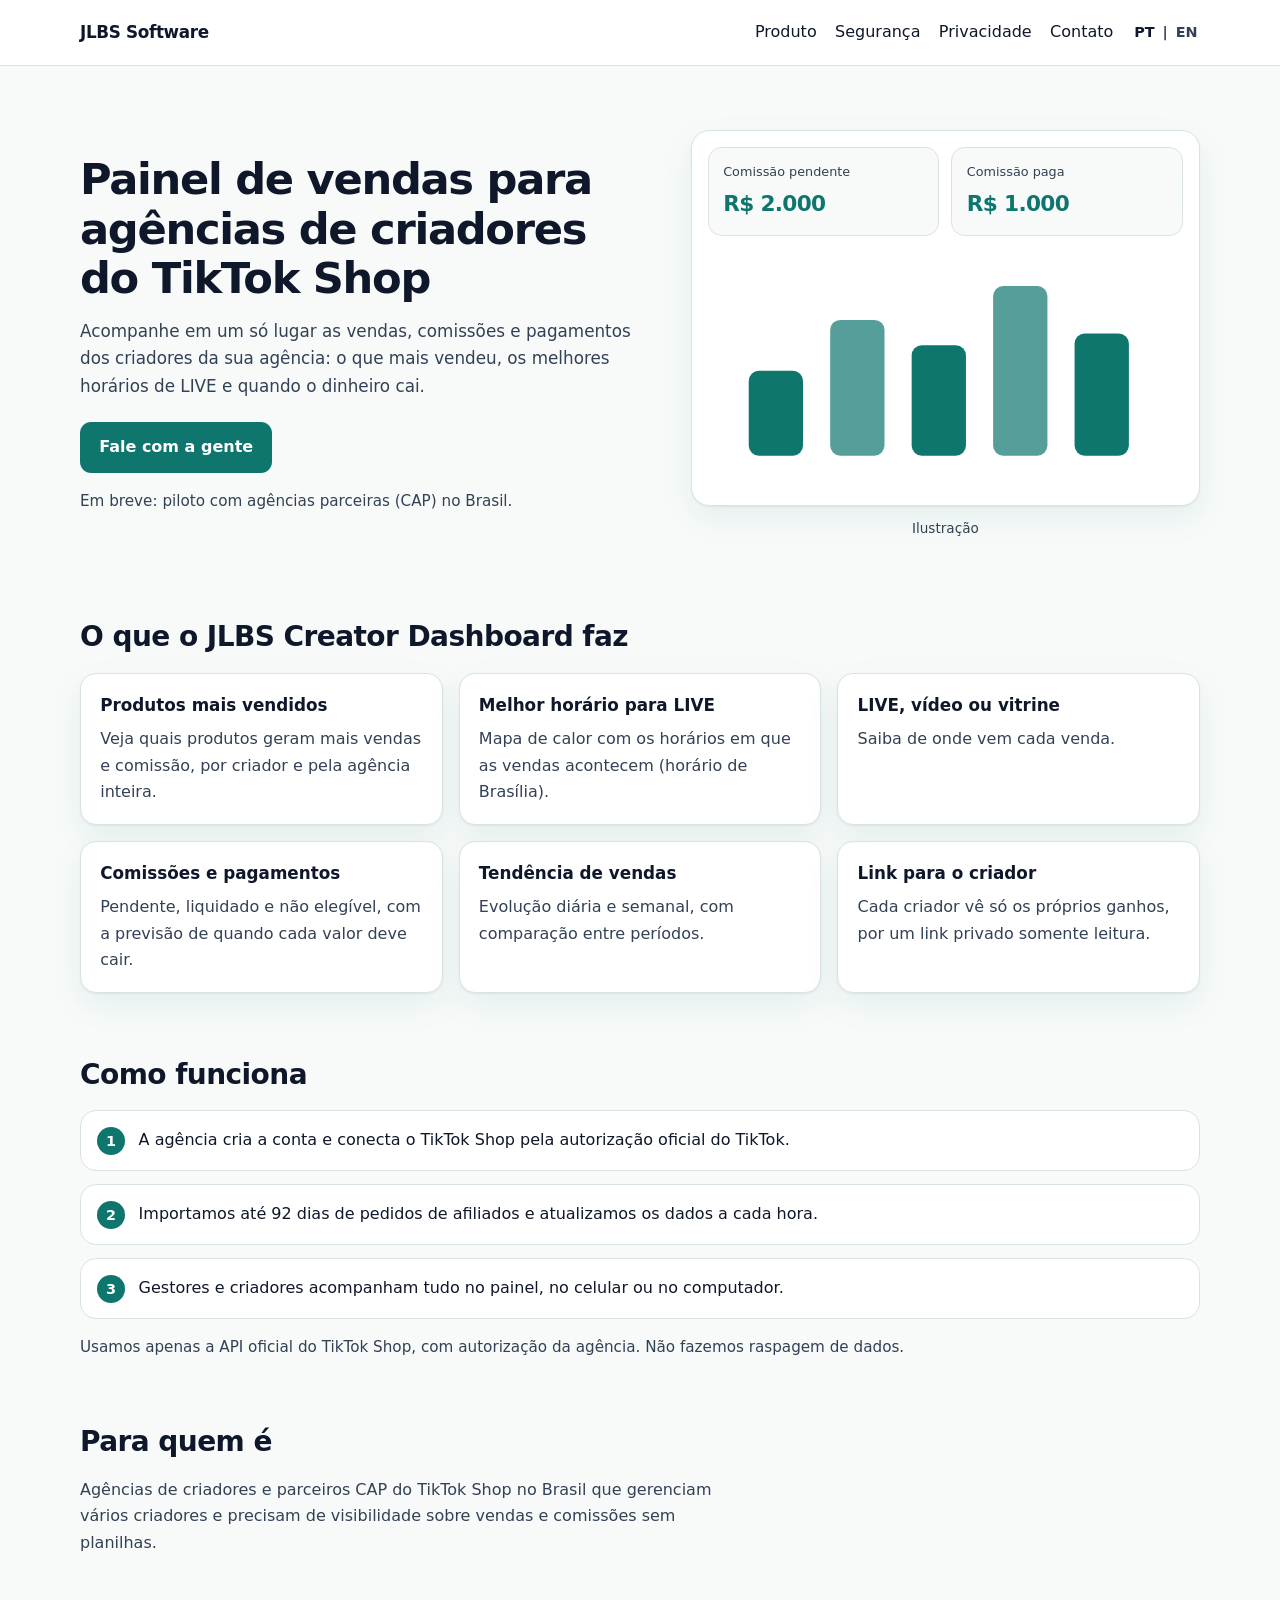
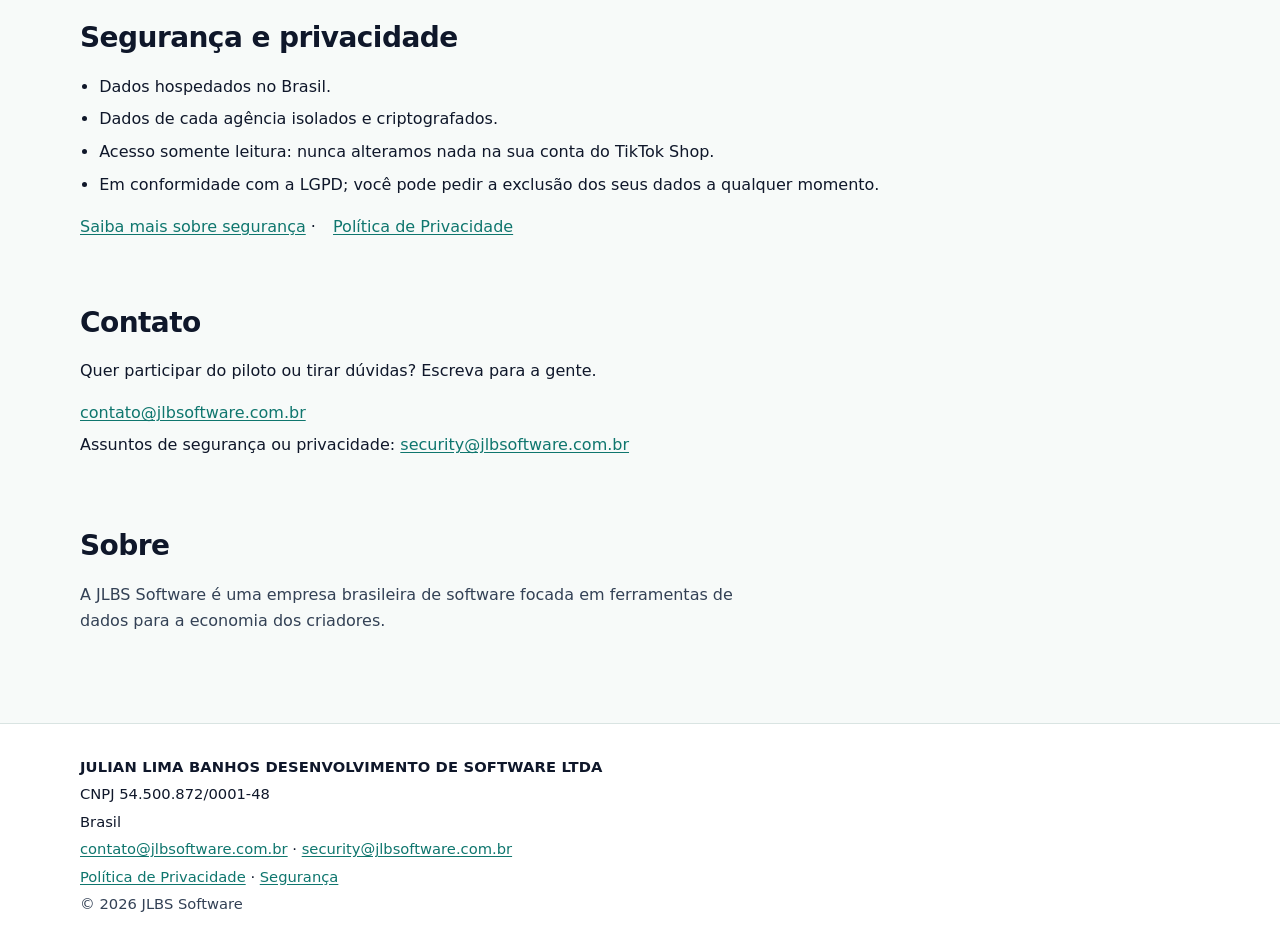
<file: index.html>
<!DOCTYPE html>
<html lang="pt-BR">
<head>
  <meta charset="utf-8">
  <meta name="viewport" content="width=device-width, initial-scale=1">
  <title>JLBS Creator Dashboard: painel de vendas para agências do TikTok Shop | JLBS Software</title>
  <meta name="description" content="Acompanhe em um só lugar as vendas, comissões e pagamentos dos criadores da sua agência do TikTok Shop. JLBS Creator Dashboard.">
  <link rel="canonical" href="https://jlbsoftware.com.br/">
  <link rel="alternate" hreflang="pt-BR" href="https://jlbsoftware.com.br/">
  <link rel="alternate" hreflang="en" href="https://jlbsoftware.com.br/en/">
  <link rel="alternate" hreflang="x-default" href="https://jlbsoftware.com.br/">
  <meta name="theme-color" content="#0F766E">
  <meta name="referrer" content="strict-origin-when-cross-origin">
  <meta http-equiv="Content-Security-Policy" content="default-src 'self'; img-src 'self' data:; style-src 'self'; script-src 'self'">
  <meta property="og:title" content="JLBS Creator Dashboard: painel de vendas para agências do TikTok Shop | JLBS Software">
  <meta property="og:description" content="Acompanhe em um só lugar as vendas, comissões e pagamentos dos criadores da sua agência do TikTok Shop. JLBS Creator Dashboard.">
  <meta property="og:type" content="website">
  <meta property="og:url" content="https://jlbsoftware.com.br/">
  <meta property="og:image" content="https://jlbsoftware.com.br/og-image.png">
  <meta property="og:image:width" content="1200">
  <meta property="og:image:height" content="630">
  <meta property="og:image:alt" content="JLBS Software — Painel de vendas para agências de criadores do TikTok Shop">
  <meta property="og:locale" content="pt_BR">
  <meta property="og:locale:alternate" content="en_US">
  <meta property="og:site_name" content="JLBS Software">
  <meta name="twitter:card" content="summary_large_image">
  <link rel="icon" href="/favicon.svg" type="image/svg+xml">
  <link rel="stylesheet" href="/assets/style.css">
  <script type="application/ld+json">
  {
    "@context": "https://schema.org",
    "@type": "Organization",
    "name": "JLBS Software",
    "legalName": "JULIAN LIMA BANHOS DESENVOLVIMENTO DE SOFTWARE LTDA",
    "url": "https://jlbsoftware.com.br",
    "email": "contato@jlbsoftware.com.br",
    "taxID": "54.500.872/0001-48",
    "logo": "https://jlbsoftware.com.br/og-image.png",
    "image": "https://jlbsoftware.com.br/og-image.png"
  }
  </script>
</head>
<body>
  <a class="skip-link" href="#conteudo">Pular para o conteúdo</a>
  <header class="site-header">
    <div class="wrap header-inner">
      <a class="wordmark" href="/">JLBS Software</a>
      <nav class="site-nav" aria-label="Principal">
        <ul>
          <li><a href="/#produto">Produto</a></li>
          <li><a href="/seguranca">Segurança</a></li>
          <li><a href="/privacidade">Privacidade</a></li>
          <li><a href="/#contato">Contato</a></li>
        </ul>
      </nav>
      <nav class="lang-switch" aria-label="Idioma">
        <a href="/" hreflang="pt-BR" lang="pt-BR" aria-current="page">PT</a>
        <span class="lang-sep" aria-hidden="true">|</span>
        <a href="/en/" hreflang="en" lang="en">EN</a>
      </nav>
    </div>
  </header>
  <main id="conteudo">
    <div class="wrap">
      <section class="hero" aria-labelledby="hero-title">
        <div>
          <h1 id="hero-title">Painel de vendas para agências de criadores do TikTok Shop</h1>
          <p class="lede">Acompanhe em um só lugar as vendas, comissões e pagamentos dos criadores da sua agência: o que mais vendeu, os melhores horários de LIVE e quando o dinheiro cai.</p>
          <p>
            <a class="button" href="mailto:contato@jlbsoftware.com.br?subject=JLBS%20Creator%20Dashboard">Fale com a gente</a>
          </p>
          <p class="badge">Em breve: piloto com agências parceiras (CAP) no Brasil.</p>
        </div>
        <figure class="hero-mock">
          <div class="mock-board" role="img" aria-label="Ilustração de um painel fictício com comissão pendente de R$ 2.000, comissão paga de R$ 1.000 e um gráfico de barras.">
            <div class="mock-kpis">
              <div class="mock-kpi">
                <p class="mock-kpi-label">Comissão pendente</p>
                <p class="mock-kpi-value">R$ 2.000</p>
              </div>
              <div class="mock-kpi">
                <p class="mock-kpi-label">Comissão paga</p>
                <p class="mock-kpi-value">R$ 1.000</p>
              </div>
            </div>
            <svg class="mock-chart" viewBox="0 0 280 140" width="280" height="140" aria-hidden="true">
              <rect class="mock-bar" x="24" y="70" width="32" height="50" rx="6"></rect>
              <rect class="mock-bar mock-bar-soft" x="72" y="40" width="32" height="80" rx="6"></rect>
              <rect class="mock-bar" x="120" y="55" width="32" height="65" rx="6"></rect>
              <rect class="mock-bar mock-bar-soft" x="168" y="20" width="32" height="100" rx="6"></rect>
              <rect class="mock-bar" x="216" y="48" width="32" height="72" rx="6"></rect>
            </svg>
          </div>
          <figcaption>Ilustração</figcaption>
        </figure>
      </section>

      <section id="produto" class="section" aria-labelledby="produto-title">
        <h2 id="produto-title">O que o JLBS Creator Dashboard faz</h2>
        <div class="cards">
          <article class="card">
            <h3>Produtos mais vendidos</h3>
            <p>Veja quais produtos geram mais vendas e comissão, por criador e pela agência inteira.</p>
          </article>
          <article class="card">
            <h3>Melhor horário para LIVE</h3>
            <p>Mapa de calor com os horários em que as vendas acontecem (horário de Brasília).</p>
          </article>
          <article class="card">
            <h3>LIVE, vídeo ou vitrine</h3>
            <p>Saiba de onde vem cada venda.</p>
          </article>
          <article class="card">
            <h3>Comissões e pagamentos</h3>
            <p>Pendente, liquidado e não elegível, com a previsão de quando cada valor deve cair.</p>
          </article>
          <article class="card">
            <h3>Tendência de vendas</h3>
            <p>Evolução diária e semanal, com comparação entre períodos.</p>
          </article>
          <article class="card">
            <h3>Link para o criador</h3>
            <p>Cada criador vê só os próprios ganhos, por um link privado somente leitura.</p>
          </article>
        </div>
      </section>

      <section class="section" aria-labelledby="como-title">
        <h2 id="como-title">Como funciona</h2>
        <ol class="steps">
          <li>A agência cria a conta e conecta o TikTok Shop pela autorização oficial do TikTok.</li>
          <li>Importamos até 92 dias de pedidos de afiliados e atualizamos os dados a cada hora.</li>
          <li>Gestores e criadores acompanham tudo no painel, no celular ou no computador.</li>
        </ol>
        <p class="note">Usamos apenas a API oficial do TikTok Shop, com autorização da agência. Não fazemos raspagem de dados.</p>
      </section>

      <section class="section prose-block" aria-labelledby="para-quem-title">
        <h2 id="para-quem-title">Para quem é</h2>
        <p>Agências de criadores e parceiros CAP do TikTok Shop no Brasil que gerenciam vários criadores e precisam de visibilidade sobre vendas e comissões sem planilhas.</p>
      </section>

      <section class="section" aria-labelledby="seguranca-privacidade-title">
        <h2 id="seguranca-privacidade-title">Segurança e privacidade</h2>
        <ul class="bullets">
          <li>Dados hospedados no Brasil.</li>
          <li>Dados de cada agência isolados e criptografados.</li>
          <li>Acesso somente leitura: nunca alteramos nada na sua conta do TikTok Shop.</li>
          <li>Em conformidade com a LGPD; você pode pedir a exclusão dos seus dados a qualquer momento.</li>
        </ul>
        <p class="section-links">
          <a href="/seguranca">Saiba mais sobre segurança</a>
          ·
          <a href="/privacidade">Política de Privacidade</a>
        </p>
      </section>

      <section id="contato" class="section" aria-labelledby="contato-title">
        <h2 id="contato-title">Contato</h2>
        <p>Quer participar do piloto ou tirar dúvidas? Escreva para a gente.</p>
        <ul class="contact-list">
          <li><a href="mailto:contato@jlbsoftware.com.br">contato@jlbsoftware.com.br</a></li>
          <li>Assuntos de segurança ou privacidade: <a href="mailto:security@jlbsoftware.com.br">security@jlbsoftware.com.br</a></li>
        </ul>
      </section>

      <section class="section prose-block" aria-labelledby="sobre-title">
        <h2 id="sobre-title">Sobre</h2>
        <p>A JLBS Software é uma empresa brasileira de software focada em ferramentas de dados para a economia dos criadores.</p>
      </section>
    </div>
  </main>
  <footer class="site-footer">
    <div class="wrap">
      <p class="footer-name">JULIAN LIMA BANHOS DESENVOLVIMENTO DE SOFTWARE LTDA</p>
      <p>CNPJ 54.500.872/0001-48</p>
      <p>Brasil</p>
      <p>
        <a href="mailto:contato@jlbsoftware.com.br">contato@jlbsoftware.com.br</a>
        ·
        <a href="mailto:security@jlbsoftware.com.br">security@jlbsoftware.com.br</a>
      </p>
      <p>
        <a href="/privacidade">Política de Privacidade</a>
        ·
        <a href="/seguranca">Segurança</a>
      </p>
      <p class="footer-copy">© 2026 JLBS Software</p>
    </div>
  </footer>
</body>
</html>
</file>
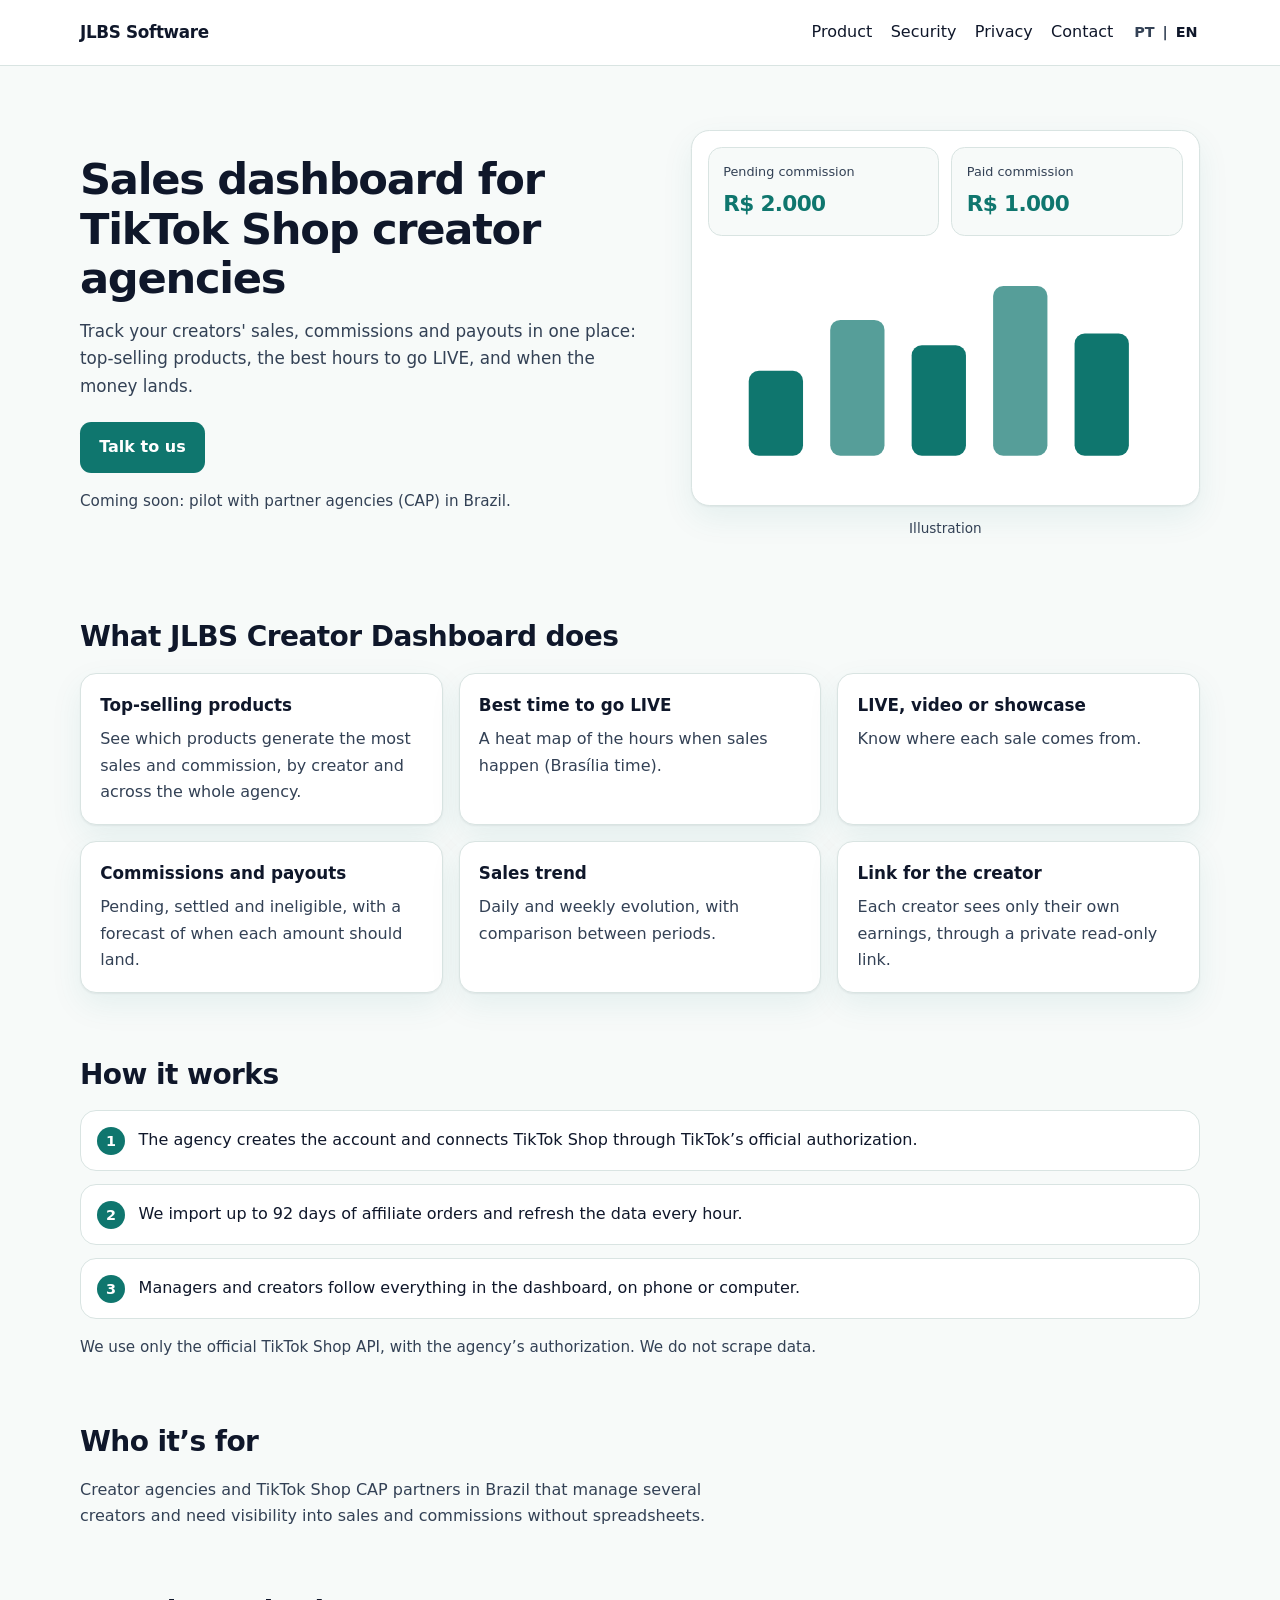
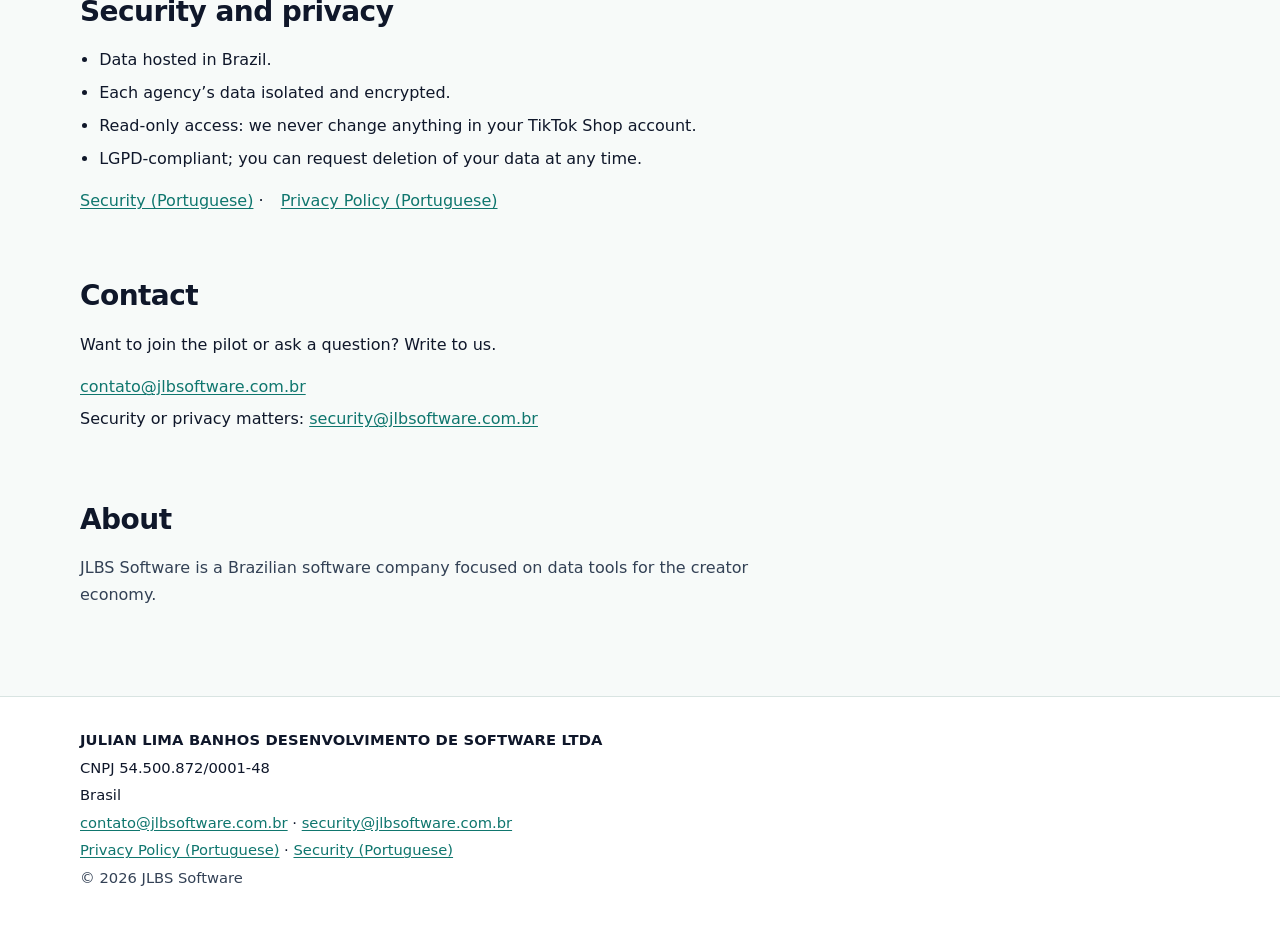
<file: en/index.html>
<!DOCTYPE html>
<html lang="en">
<head>
  <meta charset="utf-8">
  <meta name="viewport" content="width=device-width, initial-scale=1">
  <title>JLBS Creator Dashboard: sales dashboard for TikTok Shop agencies | JLBS Software</title>
  <meta name="description" content="Track your creators' sales, commissions and payouts in one place: top-selling products, the best hours to go LIVE, and when the money lands.">
  <link rel="canonical" href="https://jlbsoftware.com.br/en/">
  <link rel="alternate" hreflang="pt-BR" href="https://jlbsoftware.com.br/">
  <link rel="alternate" hreflang="en" href="https://jlbsoftware.com.br/en/">
  <link rel="alternate" hreflang="x-default" href="https://jlbsoftware.com.br/">
  <meta name="theme-color" content="#0F766E">
  <meta name="referrer" content="strict-origin-when-cross-origin">
  <meta http-equiv="Content-Security-Policy" content="default-src 'self'; img-src 'self' data:; style-src 'self'; script-src 'self'">
  <meta property="og:title" content="JLBS Creator Dashboard: sales dashboard for TikTok Shop agencies | JLBS Software">
  <meta property="og:description" content="Track your creators' sales, commissions and payouts in one place: top-selling products, the best hours to go LIVE, and when the money lands.">
  <meta property="og:type" content="website">
  <meta property="og:url" content="https://jlbsoftware.com.br/en/">
  <meta property="og:image" content="https://jlbsoftware.com.br/og-image.png">
  <meta property="og:image:width" content="1200">
  <meta property="og:image:height" content="630">
  <meta property="og:image:alt" content="JLBS Software — Sales dashboard for TikTok Shop creator agencies">
  <meta property="og:locale" content="en_US">
  <meta property="og:locale:alternate" content="pt_BR">
  <meta property="og:site_name" content="JLBS Software">
  <meta name="twitter:card" content="summary_large_image">
  <link rel="icon" href="/favicon.svg" type="image/svg+xml">
  <link rel="stylesheet" href="/assets/style.css">
  <script type="application/ld+json">
  {
    "@context": "https://schema.org",
    "@type": "Organization",
    "name": "JLBS Software",
    "legalName": "JULIAN LIMA BANHOS DESENVOLVIMENTO DE SOFTWARE LTDA",
    "url": "https://jlbsoftware.com.br",
    "email": "contato@jlbsoftware.com.br",
    "taxID": "54.500.872/0001-48",
    "logo": "https://jlbsoftware.com.br/og-image.png",
    "image": "https://jlbsoftware.com.br/og-image.png"
  }
  </script>
</head>
<body>
  <a class="skip-link" href="#content">Skip to content</a>
  <header class="site-header">
    <div class="wrap header-inner">
      <a class="wordmark" href="/en/">JLBS Software</a>
      <nav class="site-nav" aria-label="Primary">
        <ul>
          <li><a href="/en/#product">Product</a></li>
          <li><a href="/seguranca">Security</a></li>
          <li><a href="/privacidade">Privacy</a></li>
          <li><a href="/en/#contact">Contact</a></li>
        </ul>
      </nav>
      <nav class="lang-switch" aria-label="Language">
        <a href="/" hreflang="pt-BR" lang="pt-BR">PT</a>
        <span class="lang-sep" aria-hidden="true">|</span>
        <a href="/en/" hreflang="en" lang="en" aria-current="page">EN</a>
      </nav>
    </div>
  </header>
  <main id="content">
    <div class="wrap">
      <section class="hero" aria-labelledby="hero-title">
        <div>
          <h1 id="hero-title">Sales dashboard for TikTok Shop creator agencies</h1>
          <p class="lede">Track your creators' sales, commissions and payouts in one place: top-selling products, the best hours to go LIVE, and when the money lands.</p>
          <p>
            <a class="button" href="mailto:contato@jlbsoftware.com.br?subject=JLBS%20Creator%20Dashboard">Talk to us</a>
          </p>
          <p class="badge">Coming soon: pilot with partner agencies (CAP) in Brazil.</p>
        </div>
        <figure class="hero-mock">
          <div class="mock-board" role="img" aria-label="Illustration of a fictional dashboard with pending commission of R$ 2,000, paid commission of R$ 1,000 and a bar chart.">
            <div class="mock-kpis">
              <div class="mock-kpi">
                <p class="mock-kpi-label">Pending commission</p>
                <p class="mock-kpi-value">R$ 2.000</p>
              </div>
              <div class="mock-kpi">
                <p class="mock-kpi-label">Paid commission</p>
                <p class="mock-kpi-value">R$ 1.000</p>
              </div>
            </div>
            <svg class="mock-chart" viewBox="0 0 280 140" width="280" height="140" aria-hidden="true">
              <rect class="mock-bar" x="24" y="70" width="32" height="50" rx="6"></rect>
              <rect class="mock-bar mock-bar-soft" x="72" y="40" width="32" height="80" rx="6"></rect>
              <rect class="mock-bar" x="120" y="55" width="32" height="65" rx="6"></rect>
              <rect class="mock-bar mock-bar-soft" x="168" y="20" width="32" height="100" rx="6"></rect>
              <rect class="mock-bar" x="216" y="48" width="32" height="72" rx="6"></rect>
            </svg>
          </div>
          <figcaption>Illustration</figcaption>
        </figure>
      </section>

      <section id="product" class="section" aria-labelledby="product-title">
        <h2 id="product-title">What JLBS Creator Dashboard does</h2>
        <div class="cards">
          <article class="card">
            <h3>Top-selling products</h3>
            <p>See which products generate the most sales and commission, by creator and across the whole agency.</p>
          </article>
          <article class="card">
            <h3>Best time to go LIVE</h3>
            <p>A heat map of the hours when sales happen (Brasília time).</p>
          </article>
          <article class="card">
            <h3>LIVE, video or showcase</h3>
            <p>Know where each sale comes from.</p>
          </article>
          <article class="card">
            <h3>Commissions and payouts</h3>
            <p>Pending, settled and ineligible, with a forecast of when each amount should land.</p>
          </article>
          <article class="card">
            <h3>Sales trend</h3>
            <p>Daily and weekly evolution, with comparison between periods.</p>
          </article>
          <article class="card">
            <h3>Link for the creator</h3>
            <p>Each creator sees only their own earnings, through a private read-only link.</p>
          </article>
        </div>
      </section>

      <section class="section" aria-labelledby="how-title">
        <h2 id="how-title">How it works</h2>
        <ol class="steps">
          <li>The agency creates the account and connects TikTok Shop through TikTok’s official authorization.</li>
          <li>We import up to 92 days of affiliate orders and refresh the data every hour.</li>
          <li>Managers and creators follow everything in the dashboard, on phone or computer.</li>
        </ol>
        <p class="note">We use only the official TikTok Shop API, with the agency’s authorization. We do not scrape data.</p>
      </section>

      <section class="section prose-block" aria-labelledby="who-title">
        <h2 id="who-title">Who it’s for</h2>
        <p>Creator agencies and TikTok Shop CAP partners in Brazil that manage several creators and need visibility into sales and commissions without spreadsheets.</p>
      </section>

      <section class="section" aria-labelledby="security-privacy-title">
        <h2 id="security-privacy-title">Security and privacy</h2>
        <ul class="bullets">
          <li>Data hosted in Brazil.</li>
          <li>Each agency’s data isolated and encrypted.</li>
          <li>Read-only access: we never change anything in your TikTok Shop account.</li>
          <li>LGPD-compliant; you can request deletion of your data at any time.</li>
        </ul>
        <p class="section-links">
          <a href="/seguranca">Security (Portuguese)</a>
          ·
          <a href="/privacidade">Privacy Policy (Portuguese)</a>
        </p>
      </section>

      <section id="contact" class="section" aria-labelledby="contact-title">
        <h2 id="contact-title">Contact</h2>
        <p>Want to join the pilot or ask a question? Write to us.</p>
        <ul class="contact-list">
          <li><a href="mailto:contato@jlbsoftware.com.br">contato@jlbsoftware.com.br</a></li>
          <li>Security or privacy matters: <a href="mailto:security@jlbsoftware.com.br">security@jlbsoftware.com.br</a></li>
        </ul>
      </section>

      <section class="section prose-block" aria-labelledby="about-title">
        <h2 id="about-title">About</h2>
        <p>JLBS Software is a Brazilian software company focused on data tools for the creator economy.</p>
      </section>
    </div>
  </main>
  <footer class="site-footer">
    <div class="wrap">
      <p class="footer-name">JULIAN LIMA BANHOS DESENVOLVIMENTO DE SOFTWARE LTDA</p>
      <p>CNPJ 54.500.872/0001-48</p>
      <p>Brasil</p>
      <p>
        <a href="mailto:contato@jlbsoftware.com.br">contato@jlbsoftware.com.br</a>
        ·
        <a href="mailto:security@jlbsoftware.com.br">security@jlbsoftware.com.br</a>
      </p>
      <p>
        <a href="/privacidade">Privacy Policy (Portuguese)</a>
        ·
        <a href="/seguranca">Security (Portuguese)</a>
      </p>
      <p class="footer-copy">© 2026 JLBS Software</p>
    </div>
  </footer>
</body>
</html>
</file>
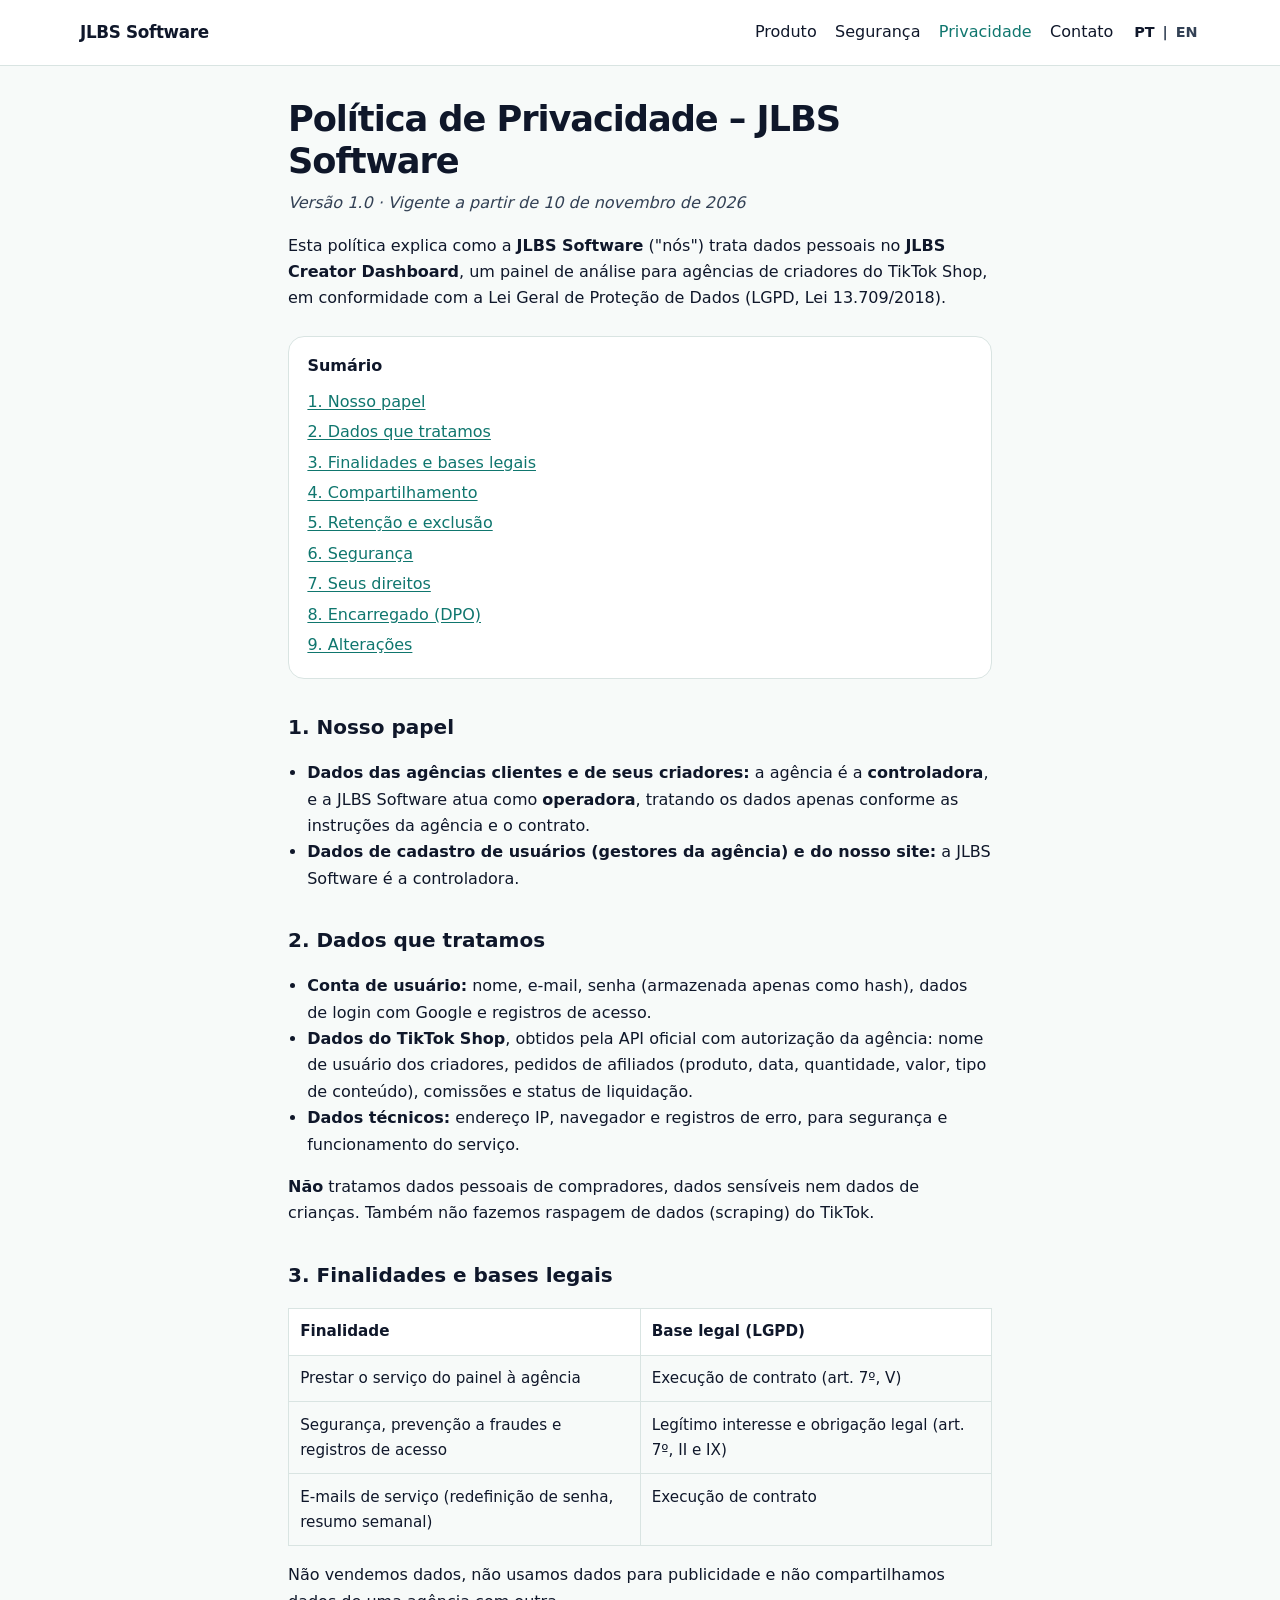
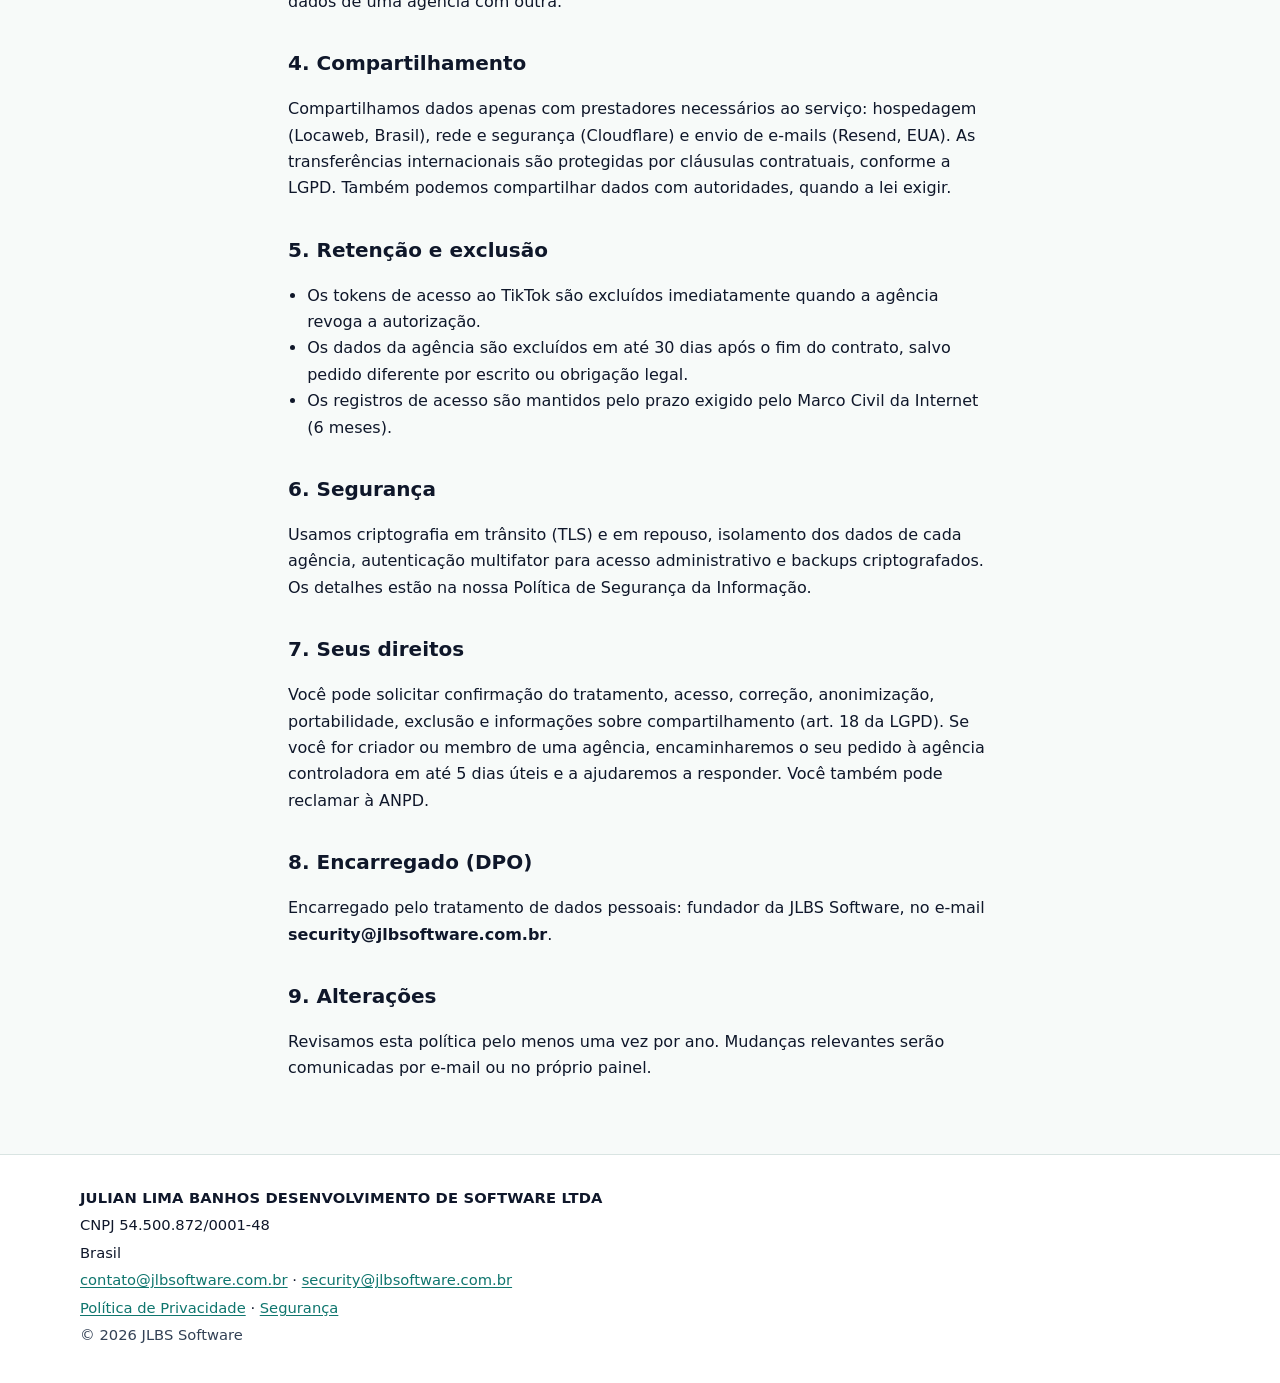
<file: privacidade/index.html>
<!DOCTYPE html>
<html lang="pt-BR">
<head>
  <meta charset="utf-8">
  <meta name="viewport" content="width=device-width, initial-scale=1">
  <title>Política de Privacidade | JLBS Software</title>
  <meta name="description" content="Como a JLBS Software trata dados pessoais no JLBS Creator Dashboard, em conformidade com a LGPD. Política de Privacidade, versão 1.0.">
  <link rel="canonical" href="https://jlbsoftware.com.br/privacidade">
  <meta name="theme-color" content="#0F766E">
  <meta name="referrer" content="strict-origin-when-cross-origin">
  <meta http-equiv="Content-Security-Policy" content="default-src 'self'; img-src 'self' data:; style-src 'self'; script-src 'self'">
  <meta property="og:title" content="Política de Privacidade | JLBS Software">
  <meta property="og:description" content="Como a JLBS Software trata dados pessoais no JLBS Creator Dashboard, em conformidade com a LGPD. Política de Privacidade, versão 1.0.">
  <meta property="og:type" content="website">
  <meta property="og:url" content="https://jlbsoftware.com.br/privacidade">
  <meta property="og:image" content="https://jlbsoftware.com.br/og-image.png">
  <meta property="og:image:width" content="1200">
  <meta property="og:image:height" content="630">
  <meta property="og:image:alt" content="JLBS Software — Política de Privacidade">
  <meta property="og:locale" content="pt_BR">
  <meta property="og:site_name" content="JLBS Software">
  <meta name="twitter:card" content="summary_large_image">
  <link rel="icon" href="/favicon.svg" type="image/svg+xml">
  <link rel="stylesheet" href="/assets/style.css">
</head>
<body>
  <a class="skip-link" href="#conteudo">Pular para o conteúdo</a>
  <header class="site-header">
    <div class="wrap header-inner">
      <a class="wordmark" href="/">JLBS Software</a>
      <nav class="site-nav" aria-label="Principal">
        <ul>
          <li><a href="/#produto">Produto</a></li>
          <li><a href="/seguranca">Segurança</a></li>
          <li><a href="/privacidade" aria-current="page">Privacidade</a></li>
          <li><a href="/#contato">Contato</a></li>
        </ul>
      </nav>
      <nav class="lang-switch" aria-label="Idioma">
        <a href="/" hreflang="pt-BR" lang="pt-BR" aria-current="page">PT</a>
        <span class="lang-sep" aria-hidden="true">|</span>
        <a href="/en/" hreflang="en" lang="en">EN</a>
      </nav>
    </div>
  </header>
  <main id="conteudo" class="policy">
    <div class="wrap-narrow">
      <header class="page-hero">
        <h1>Política de Privacidade – JLBS Software</h1>
        <p class="policy-version"><em>Versão 1.0 · Vigente a partir de 10 de novembro de 2026</em></p>
        <p>Esta política explica como a <strong>JLBS Software</strong> ("nós") trata dados pessoais no <strong>JLBS Creator Dashboard</strong>, um painel de análise para agências de criadores do TikTok Shop, em conformidade com a Lei Geral de Proteção de Dados (LGPD, Lei 13.709/2018).</p>
      </header>

      <nav class="toc" aria-label="Sumário">
        <p class="toc-heading">Sumário</p>
        <ol>
          <li><a href="#nosso-papel">1. Nosso papel</a></li>
          <li><a href="#dados-que-tratamos">2. Dados que tratamos</a></li>
          <li><a href="#finalidades-e-bases-legais">3. Finalidades e bases legais</a></li>
          <li><a href="#compartilhamento">4. Compartilhamento</a></li>
          <li><a href="#retencao-e-exclusao">5. Retenção e exclusão</a></li>
          <li><a href="#seguranca">6. Segurança</a></li>
          <li><a href="#seus-direitos">7. Seus direitos</a></li>
          <li><a href="#encarregado-dpo">8. Encarregado (DPO)</a></li>
          <li><a href="#alteracoes">9. Alterações</a></li>
        </ol>
      </nav>

      <h2 id="nosso-papel">1. Nosso papel</h2>
      <ul>
        <li><strong>Dados das agências clientes e de seus criadores:</strong> a agência é a <strong>controladora</strong>, e a JLBS Software atua como <strong>operadora</strong>, tratando os dados apenas conforme as instruções da agência e o contrato.</li>
        <li><strong>Dados de cadastro de usuários (gestores da agência) e do nosso site:</strong> a JLBS Software é a controladora.</li>
      </ul>

      <h2 id="dados-que-tratamos">2. Dados que tratamos</h2>
      <ul>
        <li><strong>Conta de usuário:</strong> nome, e-mail, senha (armazenada apenas como hash), dados de login com Google e registros de acesso.</li>
        <li><strong>Dados do TikTok Shop</strong>, obtidos pela API oficial com autorização da agência: nome de usuário dos criadores, pedidos de afiliados (produto, data, quantidade, valor, tipo de conteúdo), comissões e status de liquidação.</li>
        <li><strong>Dados técnicos:</strong> endereço IP, navegador e registros de erro, para segurança e funcionamento do serviço.</li>
      </ul>
      <p><strong>Não</strong> tratamos dados pessoais de compradores, dados sensíveis nem dados de crianças. Também não fazemos raspagem de dados (scraping) do TikTok.</p>

      <h2 id="finalidades-e-bases-legais">3. Finalidades e bases legais</h2>
      <div class="table-wrap">
        <table>
          <thead>
            <tr>
              <th>Finalidade</th>
              <th>Base legal (LGPD)</th>
            </tr>
          </thead>
          <tbody>
            <tr>
              <td>Prestar o serviço do painel à agência</td>
              <td>Execução de contrato (art. 7º, V)</td>
            </tr>
            <tr>
              <td>Segurança, prevenção a fraudes e registros de acesso</td>
              <td>Legítimo interesse e obrigação legal (art. 7º, II e IX)</td>
            </tr>
            <tr>
              <td>E-mails de serviço (redefinição de senha, resumo semanal)</td>
              <td>Execução de contrato</td>
            </tr>
          </tbody>
        </table>
      </div>
      <p>Não vendemos dados, não usamos dados para publicidade e não compartilhamos dados de uma agência com outra.</p>

      <h2 id="compartilhamento">4. Compartilhamento</h2>
      <p>Compartilhamos dados apenas com prestadores necessários ao serviço: hospedagem (Locaweb, Brasil), rede e segurança (Cloudflare) e envio de e-mails (Resend, EUA). As transferências internacionais são protegidas por cláusulas contratuais, conforme a LGPD. Também podemos compartilhar dados com autoridades, quando a lei exigir.</p>

      <h2 id="retencao-e-exclusao">5. Retenção e exclusão</h2>
      <ul>
        <li>Os tokens de acesso ao TikTok são excluídos imediatamente quando a agência revoga a autorização.</li>
        <li>Os dados da agência são excluídos em até 30 dias após o fim do contrato, salvo pedido diferente por escrito ou obrigação legal.</li>
        <li>Os registros de acesso são mantidos pelo prazo exigido pelo Marco Civil da Internet (6 meses).</li>
      </ul>

      <h2 id="seguranca">6. Segurança</h2>
      <p>Usamos criptografia em trânsito (TLS) e em repouso, isolamento dos dados de cada agência, autenticação multifator para acesso administrativo e backups criptografados. Os detalhes estão na nossa Política de Segurança da Informação.</p>

      <h2 id="seus-direitos">7. Seus direitos</h2>
      <p>Você pode solicitar confirmação do tratamento, acesso, correção, anonimização, portabilidade, exclusão e informações sobre compartilhamento (art. 18 da LGPD). Se você for criador ou membro de uma agência, encaminharemos o seu pedido à agência controladora em até 5 dias úteis e a ajudaremos a responder. Você também pode reclamar à ANPD.</p>

      <h2 id="encarregado-dpo">8. Encarregado (DPO)</h2>
      <p>Encarregado pelo tratamento de dados pessoais: fundador da JLBS Software, no e-mail <strong>security@jlbsoftware.com.br</strong>.</p>

      <h2 id="alteracoes">9. Alterações</h2>
      <p>Revisamos esta política pelo menos uma vez por ano. Mudanças relevantes serão comunicadas por e-mail ou no próprio painel.</p>
    </div>
  </main>
  <footer class="site-footer">
    <div class="wrap">
      <p class="footer-name">JULIAN LIMA BANHOS DESENVOLVIMENTO DE SOFTWARE LTDA</p>
      <p>CNPJ 54.500.872/0001-48</p>
      <p>Brasil</p>
      <p>
        <a href="mailto:contato@jlbsoftware.com.br">contato@jlbsoftware.com.br</a>
        ·
        <a href="mailto:security@jlbsoftware.com.br">security@jlbsoftware.com.br</a>
      </p>
      <p>
        <a href="/privacidade">Política de Privacidade</a>
        ·
        <a href="/seguranca">Segurança</a>
      </p>
      <p class="footer-copy">© 2026 JLBS Software</p>
    </div>
  </footer>
</body>
</html>
</file>
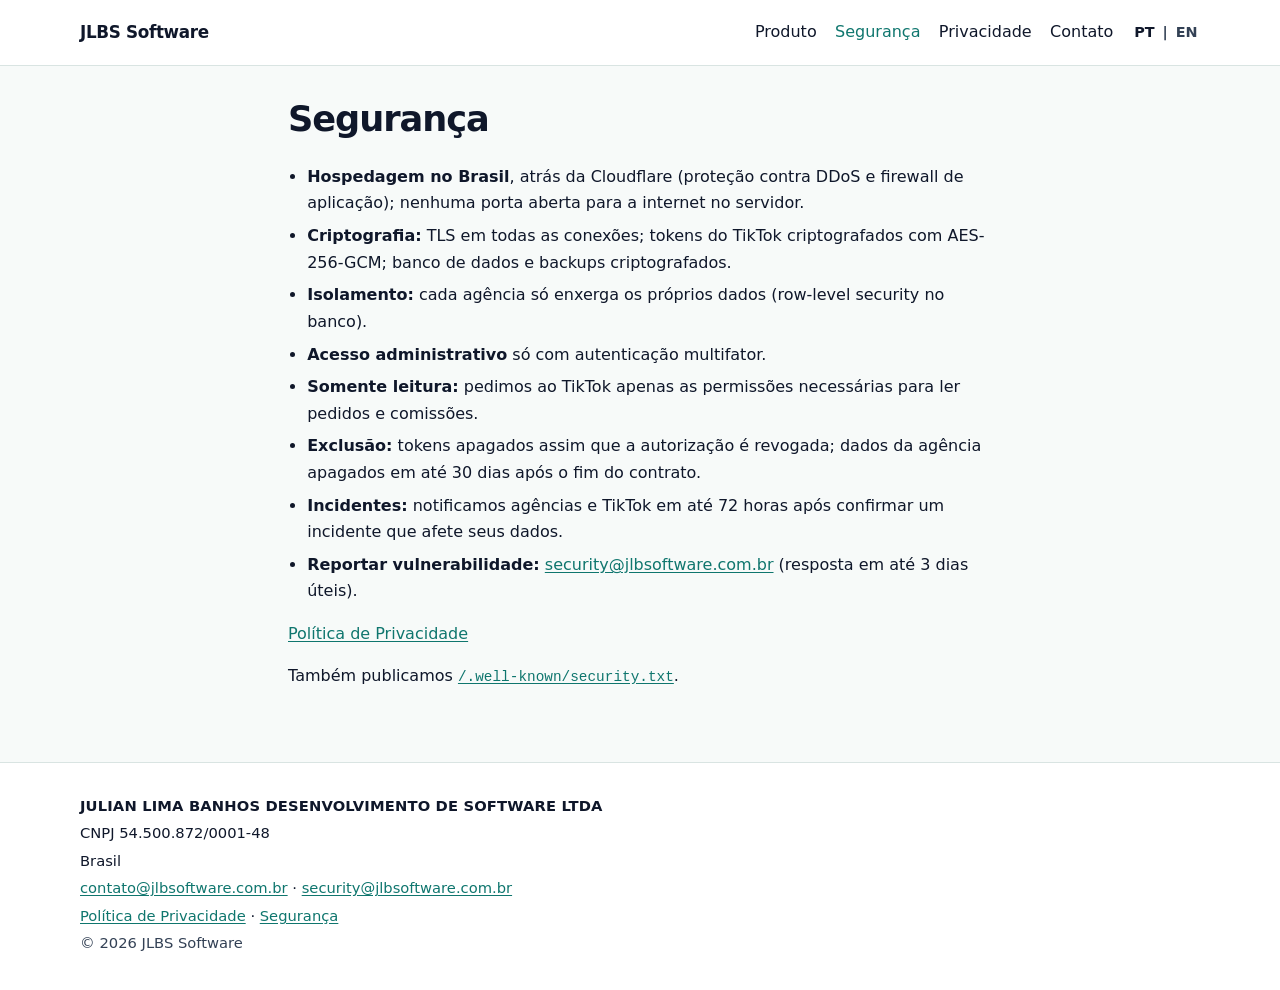
<file: seguranca/index.html>
<!DOCTYPE html>
<html lang="pt-BR">
<head>
  <meta charset="utf-8">
  <meta name="viewport" content="width=device-width, initial-scale=1">
  <title>Segurança | JLBS Software</title>
  <meta name="description" content="Hospedagem no Brasil, criptografia, isolamento de dados e canal para reportar vulnerabilidades. Segurança na JLBS Software.">
  <link rel="canonical" href="https://jlbsoftware.com.br/seguranca">
  <meta name="theme-color" content="#0F766E">
  <meta name="referrer" content="strict-origin-when-cross-origin">
  <meta http-equiv="Content-Security-Policy" content="default-src 'self'; img-src 'self' data:; style-src 'self'; script-src 'self'">
  <meta property="og:title" content="Segurança | JLBS Software">
  <meta property="og:description" content="Hospedagem no Brasil, criptografia, isolamento de dados e canal para reportar vulnerabilidades. Segurança na JLBS Software.">
  <meta property="og:type" content="website">
  <meta property="og:url" content="https://jlbsoftware.com.br/seguranca">
  <meta property="og:image" content="https://jlbsoftware.com.br/og-image.png">
  <meta property="og:image:width" content="1200">
  <meta property="og:image:height" content="630">
  <meta property="og:image:alt" content="JLBS Software — Segurança">
  <meta property="og:locale" content="pt_BR">
  <meta property="og:site_name" content="JLBS Software">
  <meta name="twitter:card" content="summary_large_image">
  <link rel="icon" href="/favicon.svg" type="image/svg+xml">
  <link rel="stylesheet" href="/assets/style.css">
</head>
<body>
  <a class="skip-link" href="#conteudo">Pular para o conteúdo</a>
  <header class="site-header">
    <div class="wrap header-inner">
      <a class="wordmark" href="/">JLBS Software</a>
      <nav class="site-nav" aria-label="Principal">
        <ul>
          <li><a href="/#produto">Produto</a></li>
          <li><a href="/seguranca" aria-current="page">Segurança</a></li>
          <li><a href="/privacidade">Privacidade</a></li>
          <li><a href="/#contato">Contato</a></li>
        </ul>
      </nav>
      <nav class="lang-switch" aria-label="Idioma">
        <a href="/" hreflang="pt-BR" lang="pt-BR" aria-current="page">PT</a>
        <span class="lang-sep" aria-hidden="true">|</span>
        <a href="/en/" hreflang="en" lang="en">EN</a>
      </nav>
    </div>
  </header>
  <main id="conteudo">
    <div class="wrap-narrow">
      <header class="page-hero">
        <h1>Segurança</h1>
      </header>
      <ul class="bullets">
        <li><strong>Hospedagem no Brasil</strong>, atrás da Cloudflare (proteção contra DDoS e firewall de aplicação); nenhuma porta aberta para a internet no servidor.</li>
        <li><strong>Criptografia:</strong> TLS em todas as conexões; tokens do TikTok criptografados com AES-256-GCM; banco de dados e backups criptografados.</li>
        <li><strong>Isolamento:</strong> cada agência só enxerga os próprios dados (row-level security no banco).</li>
        <li><strong>Acesso administrativo</strong> só com autenticação multifator.</li>
        <li><strong>Somente leitura:</strong> pedimos ao TikTok apenas as permissões necessárias para ler pedidos e comissões.</li>
        <li><strong>Exclusão:</strong> tokens apagados assim que a autorização é revogada; dados da agência apagados em até 30 dias após o fim do contrato.</li>
        <li><strong>Incidentes:</strong> notificamos agências e TikTok em até 72 horas após confirmar um incidente que afete seus dados.</li>
        <li><strong>Reportar vulnerabilidade:</strong> <a href="mailto:security@jlbsoftware.com.br">security@jlbsoftware.com.br</a> (resposta em até 3 dias úteis).</li>
      </ul>
      <p class="section-links">
        <a href="/privacidade">Política de Privacidade</a>
      </p>
      <p>Também publicamos <a href="/.well-known/security.txt"><code>/.well-known/security.txt</code></a>.</p>
    </div>
  </main>
  <footer class="site-footer">
    <div class="wrap">
      <p class="footer-name">JULIAN LIMA BANHOS DESENVOLVIMENTO DE SOFTWARE LTDA</p>
      <p>CNPJ 54.500.872/0001-48</p>
      <p>Brasil</p>
      <p>
        <a href="mailto:contato@jlbsoftware.com.br">contato@jlbsoftware.com.br</a>
        ·
        <a href="mailto:security@jlbsoftware.com.br">security@jlbsoftware.com.br</a>
      </p>
      <p>
        <a href="/privacidade">Política de Privacidade</a>
        ·
        <a href="/seguranca">Segurança</a>
      </p>
      <p class="footer-copy">© 2026 JLBS Software</p>
    </div>
  </footer>
</body>
</html>
</file>
<file: assets/style.css>
:root {
  color-scheme: light;
  --bg: #f7faf9;
  --bg-elev: #ffffff;
  --text: #0f172a;
  --muted: #334155;
  --accent: #0f766e;
  --accent-hover: #115e59;
  --on-accent: #ffffff;
  --border: #d9e4e2;
  --ring: #0f766e;
  --shadow: 0 1px 2px rgb(15 23 42 / 0.06), 0 12px 32px rgb(15 118 110 / 0.08);
  --radius: 1rem;
  --font: system-ui, -apple-system, "Segoe UI", Roboto, "Helvetica Neue", Arial, sans-serif;
  --max: 70rem;
  --narrow: 44rem;
}

@media (prefers-color-scheme: dark) {
  :root {
    color-scheme: dark;
    --bg: #0b1211;
    --bg-elev: #14201e;
    --text: #f1f5f9;
    --muted: #cbd5e1;
    --accent: #2dd4bf;
    --accent-hover: #5eead4;
    --on-accent: #042f2e;
    --border: #1e3a36;
    --ring: #5eead4;
    --shadow: 0 1px 2px rgb(0 0 0 / 0.4), 0 12px 32px rgb(0 0 0 / 0.3);
  }
}

*,
*::before,
*::after {
  box-sizing: border-box;
}

html {
  scroll-behavior: smooth;
}

body {
  margin: 0;
  font-family: var(--font);
  font-size: 1rem;
  line-height: 1.65;
  color: var(--text);
  background: var(--bg);
  min-height: 100vh;
  overflow-wrap: break-word;
}

img,
svg {
  max-width: 100%;
  height: auto;
}

a {
  color: var(--accent);
  text-underline-offset: 0.15em;
}

a:hover {
  color: var(--accent-hover);
}

:focus-visible {
  outline: 3px solid var(--ring);
  outline-offset: 3px;
}

.skip-link {
  position: absolute;
  left: 0.75rem;
  top: -4rem;
  z-index: 100;
  padding: 0.5rem 0.85rem;
  background: var(--accent);
  color: var(--on-accent);
  border-radius: 0.5rem;
  font-weight: 600;
  text-decoration: none;
}

.skip-link:focus {
  top: 0.75rem;
  color: var(--on-accent);
}

.wrap {
  width: min(100% - 1.5rem, var(--max));
  margin-inline: auto;
}

.wrap-narrow {
  width: min(100% - 1.5rem, var(--narrow));
  margin-inline: auto;
}

.site-header {
  border-bottom: 1px solid var(--border);
  background: var(--bg-elev);
}

.header-inner {
  display: flex;
  flex-wrap: wrap;
  align-items: center;
  gap: 0.75rem 1rem;
  padding-block: 0.85rem;
}

.wordmark {
  flex: 0 1 auto;
  order: 1;
  font-weight: 700;
  font-size: 1.05rem;
  letter-spacing: -0.02em;
  color: var(--text);
  text-decoration: none;
}

.wordmark:hover {
  color: var(--accent);
}

.site-nav {
  flex: 1 1 100%;
  order: 3;
}

.site-nav ul {
  display: flex;
  flex-wrap: wrap;
  gap: 0.35rem 0.85rem;
  list-style: none;
  margin: 0;
  padding: 0;
}

.site-nav a {
  display: inline-block;
  padding: 0.35rem 0.15rem;
  color: var(--text);
  text-decoration: none;
  font-weight: 500;
}

.site-nav a:hover,
.site-nav a[aria-current="page"] {
  color: var(--accent);
}

.lang-switch {
  display: flex;
  align-items: center;
  gap: 0.35rem;
  margin: 0 0 0 auto;
  order: 2;
  font-weight: 600;
  font-size: 0.9rem;
}

.lang-switch a {
  color: var(--muted);
  text-decoration: none;
  padding: 0.25rem 0.15rem;
}

.lang-switch a[aria-current="page"] {
  color: var(--text);
}

.lang-sep {
  color: var(--muted);
}

@media (min-width: 48rem) {
  .site-nav {
    flex: 1 1 auto;
    order: 2;
  }

  .site-nav ul {
    justify-content: flex-end;
  }

  .lang-switch {
    order: 3;
    margin-left: 0;
  }
}

main {
  padding-block: 2rem 3.5rem;
}

.hero {
  display: grid;
  gap: 2rem;
  align-items: center;
  padding-block: 1rem 2.5rem;
}

.hero h1 {
  margin: 0 0 0.85rem;
  font-size: clamp(1.7rem, 4.5vw, 2.7rem);
  line-height: 1.15;
  letter-spacing: -0.03em;
}

.lede {
  margin: 0 0 1.35rem;
  font-size: 1.05rem;
  color: var(--muted);
  max-width: 38rem;
}

.button {
  display: inline-block;
  padding: 0.75rem 1.2rem;
  background: var(--accent);
  color: var(--on-accent);
  font-weight: 700;
  text-decoration: none;
  border-radius: 0.7rem;
}

.button:hover {
  background: var(--accent-hover);
  color: var(--on-accent);
}

.badge {
  margin: 0.9rem 0 0;
  color: var(--muted);
  font-size: 0.95rem;
}

.hero-mock {
  margin: 0;
}

.mock-board {
  background: var(--bg-elev);
  border: 1px solid var(--border);
  border-radius: calc(var(--radius) + 0.15rem);
  box-shadow: var(--shadow);
  padding: 1rem;
}

.mock-kpis {
  display: grid;
  grid-template-columns: 1fr 1fr;
  gap: 0.75rem;
  margin-bottom: 1rem;
}

.mock-kpi {
  background: var(--bg);
  border: 1px solid var(--border);
  border-radius: 0.85rem;
  padding: 0.85rem 0.9rem;
}

.mock-kpi-label {
  margin: 0;
  font-size: 0.8rem;
  color: var(--muted);
}

.mock-kpi-value {
  margin: 0.2rem 0 0;
  font-size: 1.35rem;
  font-weight: 700;
  letter-spacing: -0.03em;
  color: var(--accent);
}

.mock-chart {
  display: block;
  width: 100%;
  height: auto;
}

.mock-bar {
  fill: var(--accent);
}

.mock-bar-soft {
  fill: var(--accent);
  fill-opacity: 0.7;
}

.hero-mock figcaption {
  margin-top: 0.65rem;
  text-align: center;
  color: var(--muted);
  font-size: 0.85rem;
}

@media (min-width: 56rem) {
  .hero {
    grid-template-columns: 1.05fr 0.95fr;
    gap: 3rem;
    padding-block: 2rem 3rem;
  }
}

.section {
  padding-block: 2rem;
}

.section h2 {
  margin: 0 0 1.15rem;
  font-size: clamp(1.3rem, 3vw, 1.75rem);
  letter-spacing: -0.02em;
  line-height: 1.25;
}

.cards {
  display: grid;
  grid-template-columns: 1fr;
  gap: 1rem;
}

.card {
  background: var(--bg-elev);
  border: 1px solid var(--border);
  border-radius: var(--radius);
  padding: 1.15rem 1.2rem;
  box-shadow: var(--shadow);
}

.card h3 {
  margin: 0 0 0.4rem;
  font-size: 1.05rem;
}

.card p {
  margin: 0;
  color: var(--muted);
}

@media (min-width: 40rem) {
  .cards {
    grid-template-columns: 1fr 1fr;
  }
}

@media (min-width: 64rem) {
  .cards {
    grid-template-columns: 1fr 1fr 1fr;
  }
}

.steps {
  list-style: none;
  margin: 0;
  padding: 0;
  counter-reset: step;
  display: grid;
  gap: 0.85rem;
}

.steps li {
  counter-increment: step;
  position: relative;
  background: var(--bg-elev);
  border: 1px solid var(--border);
  border-radius: var(--radius);
  padding: 1rem 1.1rem 1rem 3.6rem;
}

.steps li::before {
  content: counter(step);
  position: absolute;
  left: 1rem;
  top: 1rem;
  width: 1.75rem;
  height: 1.75rem;
  border-radius: 999px;
  background: var(--accent);
  color: var(--on-accent);
  font-weight: 700;
  font-size: 0.9rem;
  display: flex;
  align-items: center;
  justify-content: center;
  line-height: 1;
}

.note {
  margin: 1rem 0 0;
  color: var(--muted);
  font-size: 0.95rem;
}

.prose-block p {
  margin: 0;
  max-width: 42rem;
  color: var(--muted);
}

.bullets {
  margin: 0;
  padding-left: 1.2rem;
}

.bullets li {
  margin: 0.4rem 0;
}

.section-links {
  margin: 1rem 0 0;
}

.section-links a + a {
  margin-left: 0.75rem;
}

.contact-list {
  margin: 0;
  padding: 0;
  list-style: none;
}

.contact-list li {
  margin: 0.35rem 0;
}

.page-hero {
  margin-bottom: 1.5rem;
}

.page-hero h1 {
  margin: 0 0 0.5rem;
  font-size: clamp(1.6rem, 4vw, 2.2rem);
  letter-spacing: -0.03em;
  line-height: 1.2;
}

.policy-version {
  margin: 0 0 1rem;
  color: var(--muted);
}

.toc {
  background: var(--bg-elev);
  border: 1px solid var(--border);
  border-radius: var(--radius);
  padding: 1rem 1.15rem;
  margin: 1.5rem 0 2rem;
}

.toc-heading {
  margin: 0 0 0.6rem;
  font-weight: 700;
}

.toc ol {
  list-style: none;
  margin: 0;
  padding-left: 0;
}

.toc li {
  margin: 0.25rem 0;
}

.policy h2 {
  margin: 2rem 0 0.75rem;
  font-size: 1.25rem;
}

.policy p,
.policy li {
  max-width: 48rem;
}

.policy ul {
  padding-left: 1.2rem;
}

.table-wrap {
  overflow-x: auto;
  margin: 1rem 0;
}

code {
  font-family: ui-monospace, SFMono-Regular, Menlo, Consolas, monospace;
  font-size: 0.9em;
}

.policy table {
  width: 100%;
  border-collapse: collapse;
  font-size: 0.95rem;
  table-layout: fixed;
}

.policy th,
.policy td {
  border: 1px solid var(--border);
  padding: 0.65rem 0.7rem;
  text-align: left;
  vertical-align: top;
  word-break: break-word;
}

.policy th {
  background: var(--bg-elev);
}

.error-page {
  text-align: left;
}

.error-page p {
  color: var(--muted);
  max-width: 36rem;
}

.error-actions {
  display: flex;
  flex-wrap: wrap;
  gap: 0.75rem 1rem;
  margin-top: 1.25rem;
}

.site-footer {
  border-top: 1px solid var(--border);
  background: var(--bg-elev);
  padding-block: 1.75rem 2rem;
  font-size: 0.92rem;
}

.site-footer p {
  margin: 0.2rem 0;
}

.footer-name {
  font-weight: 700;
  letter-spacing: 0.01em;
}

.footer-copy {
  margin-top: 0.85rem;
  color: var(--muted);
}

@media (prefers-reduced-motion: reduce) {
  html {
    scroll-behavior: auto;
  }

  *,
  *::before,
  *::after {
    animation-duration: 0.01ms !important;
    animation-iteration-count: 1 !important;
    transition-duration: 0.01ms !important;
  }
}
</file>
